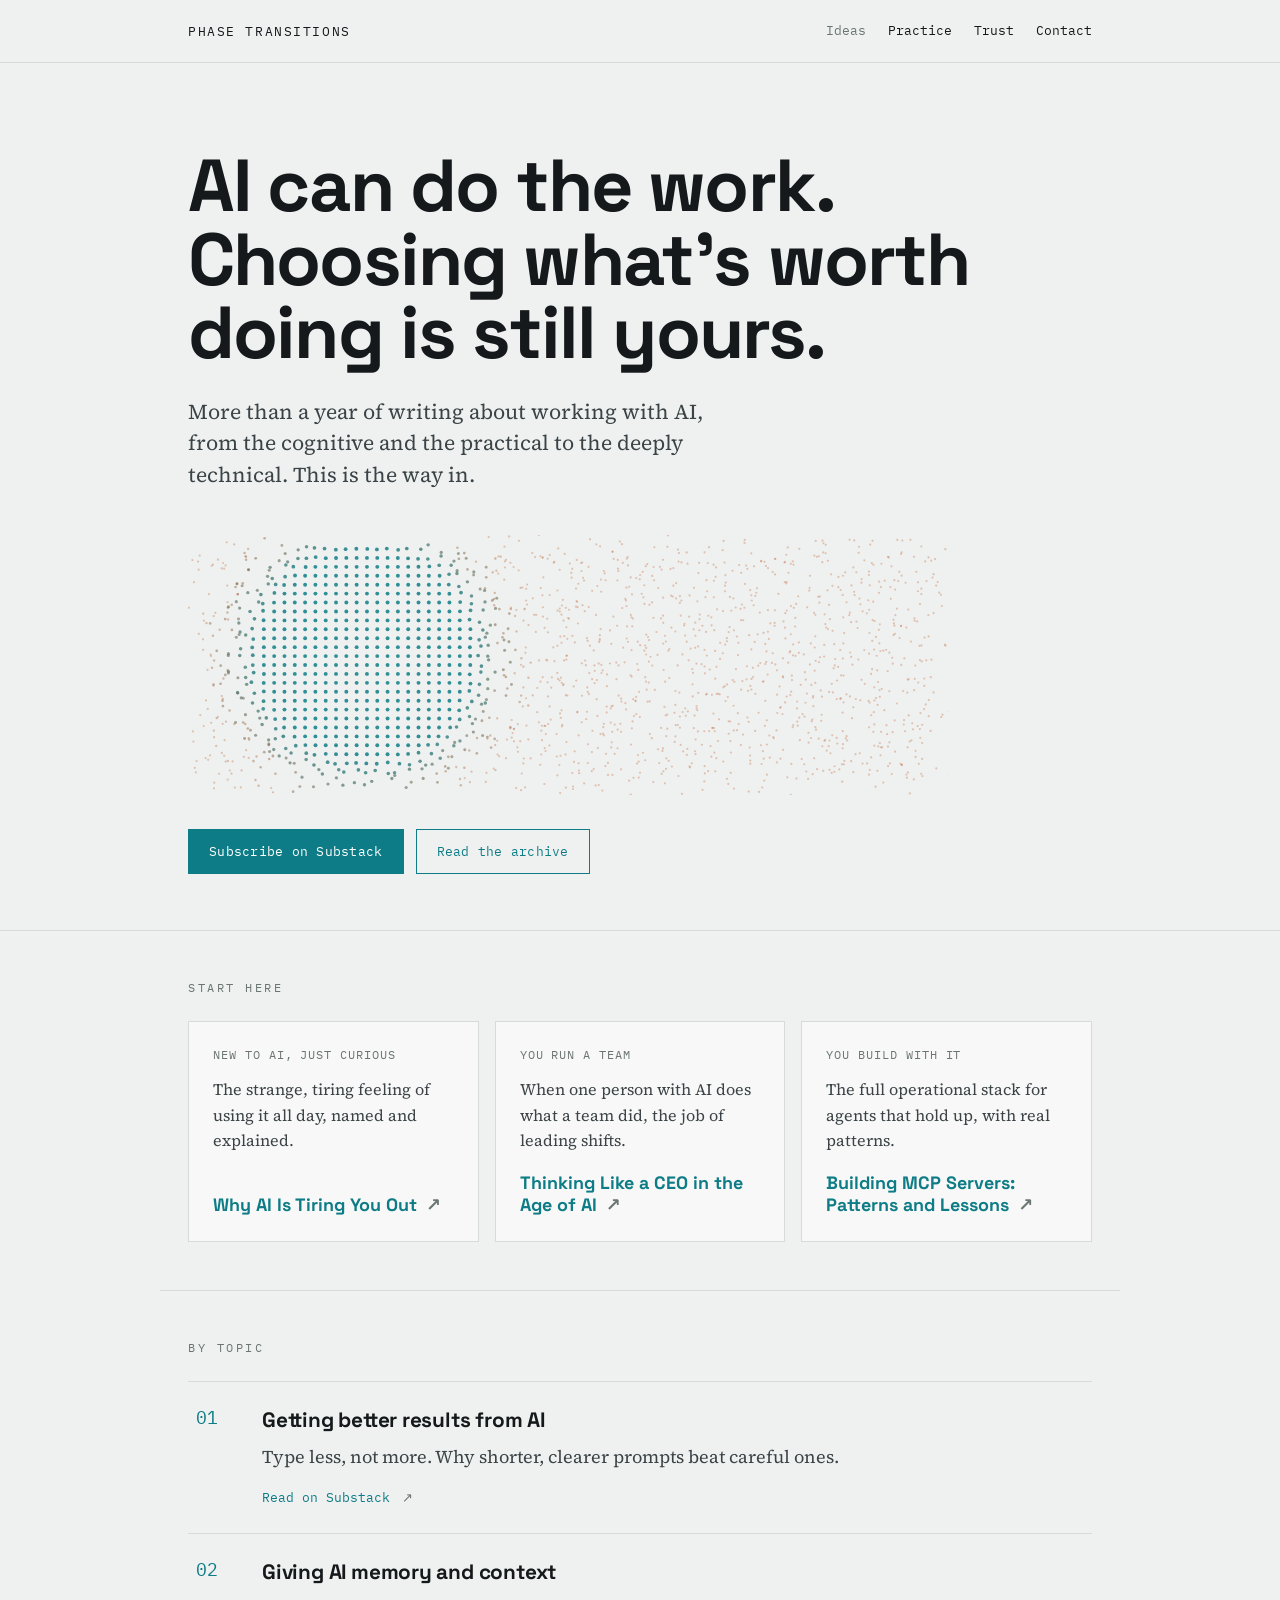
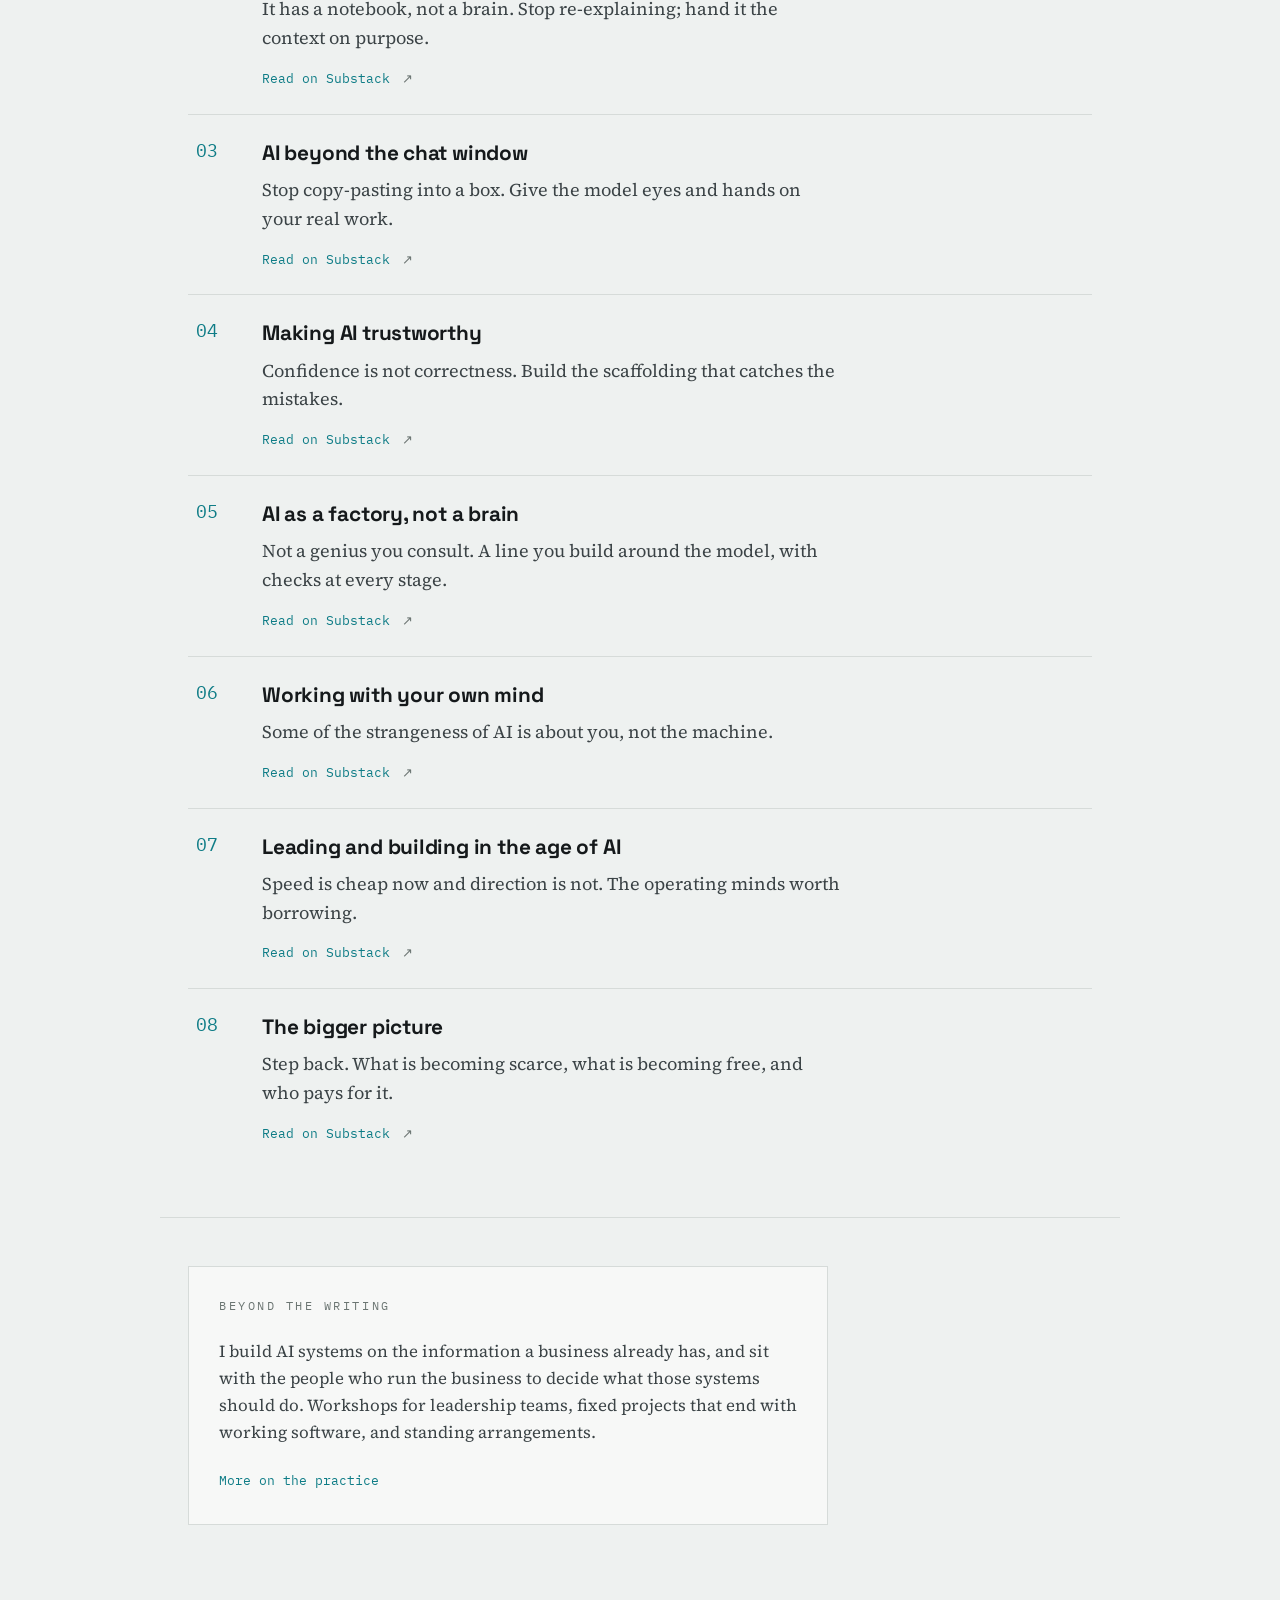
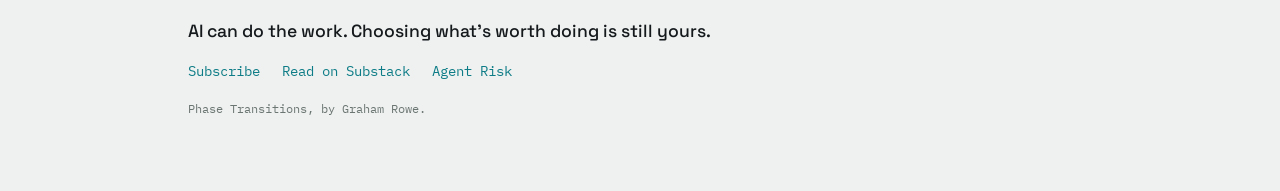
<file: docs/index.html>
<!doctype html>
<html lang="en">
<head>
  <meta charset="utf-8" />
  <meta name="viewport" content="width=device-width, initial-scale=1" />
  <title>Phase Transitions · ideas</title>
  <meta name="description" content="AI can do the work, but choosing what's worth doing is still yours. More than a year of writing about working with AI, from the cognitive and the practical to the deeply technical. A way into the Phase Transitions Substack." />
  <link rel="canonical" href="https://ideas.phasetransitions.ai/" />
  <meta name="robots" content="index,follow" />
  <meta name="color-scheme" content="light" />
  <meta name="theme-color" content="#eef1f0" />
  <link rel="icon" href="/favicon.svg" type="image/svg+xml" />
  <link rel="icon" type="image/png" sizes="32x32" href="/favicon-32.png" />
  <link rel="apple-touch-icon" href="/apple-touch-icon.png" />
  <meta property="og:type" content="website" />
  <meta property="og:site_name" content="Phase Transitions" />
  <meta property="og:title" content="Phase Transitions: Ideas" />
  <meta property="og:description" content="More than a year of writing about working with AI, from the cognitive to the deeply technical. A way into the Phase Transitions Substack." />
  <meta property="og:url" content="https://ideas.phasetransitions.ai/" />
  <meta property="og:image" content="https://ideas.phasetransitions.ai/og.png" />
  <meta property="og:image:type" content="image/png" />
  <meta property="og:image:width" content="1200" />
  <meta property="og:image:height" content="630" />
  <meta property="og:image:alt" content="Phase Transitions: AI can do the work. Choosing what's worth doing is still yours." />
  <meta name="twitter:card" content="summary_large_image" />
  <meta name="twitter:image:alt" content="Phase Transitions: AI can do the work. Choosing what's worth doing is still yours." />
  <meta name="twitter:title" content="Phase Transitions: Ideas" />
  <meta name="twitter:description" content="More than a year of writing about working with AI, from the cognitive to the deeply technical." />
  <meta name="twitter:image" content="https://ideas.phasetransitions.ai/og.png" />
  <link rel="preload" href="./fonts/space-grotesk-700.woff2" as="font" type="font/woff2" crossorigin />
  <link rel="stylesheet" href="./styles.css" />
  <script type="application/ld+json">
  {"@context":"https://schema.org","@type":"WebSite","name":"Phase Transitions","alternateName":"Phase Transitions Ideas","url":"https://ideas.phasetransitions.ai/","author":{"@type":"Person","name":"Graham Rowe"},"description":"Writing about working with AI, from the cognitive and the practical to the deeply technical."}
  </script>
</head>
<body>
  <header class="nav">
    <div class="wrap">
      <a class="brand" href="https://phasetransitions.ai">Phase Transitions</a>
      <nav class="nav-links">
        <a class="active" aria-current="page" href="https://ideas.phasetransitions.ai">Ideas</a>
        <a href="https://phasetransitions.ai">Practice</a>
        <a href="https://trust.phasetransitions.ai">Trust</a>
        <a href="https://phasetransitions.ai#contact">Contact</a>
      </nav>
    </div>
  </header>
  <header id="hero" class="hero">
    <div class="wrap">
      <h1 class="tagline">AI can do the work.<br />Choosing what's worth doing is still yours.</h1>
      <p class="lede">More than a year of writing about working with AI, from the cognitive and the practical to the deeply technical. This is the way in.</p>
      <figure class="signature">
        <canvas id="phase" role="img" aria-label="A lattice of points melting into disorder and crystallising back to order: a phase transition."></canvas>
        <noscript><img src="./dotfield.svg" alt="A field of points resolving from scattered to ordered: a phase transition." /></noscript>
      </figure>
      <div class="cta-row">
        <a id="subscribe" class="cta out" href="https://phasetransitionsai.substack.com/subscribe">Subscribe on Substack</a>
        <a class="cta ghost out" href="https://phasetransitionsai.substack.com">Read the archive</a>
      </div>
    </div>
  </header>

  <main>
    <section id="start-here" class="start wrap">
      <p class="label">Start here</p>
      <div class="cards">
        <a class="card out" href="https://phasetransitionsai.substack.com/p/why-ai-is-tiring-you-out">
          <span class="card-who">New to AI, just curious</span>
          <span class="card-gloss">The strange, tiring feeling of using it all day, named and explained.</span>
          <span class="card-piece">Why AI Is Tiring You Out <span class="go">&#8599;&#xFE0E;</span></span>
        </a>
        <a class="card out" href="https://phasetransitionsai.substack.com/p/thinking-like-a-ceo-in-the-age-of">
          <span class="card-who">You run a team</span>
          <span class="card-gloss">When one person with AI does what a team did, the job of leading shifts.</span>
          <span class="card-piece">Thinking Like a CEO in the Age of AI <span class="go">&#8599;&#xFE0E;</span></span>
        </a>
        <a class="card out" href="https://phasetransitionsai.substack.com/p/building-mcp-servers-patterns-and">
          <span class="card-who">You build with it</span>
          <span class="card-gloss">The full operational stack for agents that hold up, with real patterns.</span>
          <span class="card-piece">Building MCP Servers: Patterns and Lessons <span class="go">&#8599;&#xFE0E;</span></span>
        </a>
      </div>
    </section>

    <section id="topics" class="topics wrap">
      <p class="label">By topic</p>
      <ol class="topic-list">
        <li><a class="topic out" href="https://phasetransitionsai.substack.com/p/shorter-prompts-for-better-results"><span class="num">01</span><div class="topic-body"><h3>Getting better results from AI</h3><p>Type less, not more. Why shorter, clearer prompts beat careful ones.</p><span class="topic-go">Read on Substack <span class="go">&#8599;&#xFE0E;</span></span></div></a></li>
        <li><a class="topic out" href="https://phasetransitionsai.substack.com/p/your-ai-has-a-notebook-it-needs-a"><span class="num">02</span><div class="topic-body"><h3>Giving AI memory and context</h3><p>It has a notebook, not a brain. Stop re-explaining; hand it the context on purpose.</p><span class="topic-go">Read on Substack <span class="go">&#8599;&#xFE0E;</span></span></div></a></li>
        <li><a class="topic out" href="https://phasetransitionsai.substack.com/p/giving-ai-eyes-and-hands"><span class="num">03</span><div class="topic-body"><h3>AI beyond the chat window</h3><p>Stop copy-pasting into a box. Give the model eyes and hands on your real work.</p><span class="topic-go">Read on Substack <span class="go">&#8599;&#xFE0E;</span></span></div></a></li>
        <li><a class="topic out" href="https://phasetransitionsai.substack.com/p/holding-ai-accountable"><span class="num">04</span><div class="topic-body"><h3>Making AI trustworthy</h3><p>Confidence is not correctness. Build the scaffolding that catches the mistakes.</p><span class="topic-go">Read on Substack <span class="go">&#8599;&#xFE0E;</span></span></div></a></li>
        <li><a class="topic out" href="https://phasetransitionsai.substack.com/p/ai-as-a-factory-not-a-brain"><span class="num">05</span><div class="topic-body"><h3>AI as a factory, not a brain</h3><p>Not a genius you consult. A line you build around the model, with checks at every stage.</p><span class="topic-go">Read on Substack <span class="go">&#8599;&#xFE0E;</span></span></div></a></li>
        <li><a class="topic out" href="https://phasetransitionsai.substack.com/p/your-mind-has-parts-alignment-is"><span class="num">06</span><div class="topic-body"><h3>Working with your own mind</h3><p>Some of the strangeness of AI is about you, not the machine.</p><span class="topic-go">Read on Substack <span class="go">&#8599;&#xFE0E;</span></span></div></a></li>
        <li><a class="topic out" href="https://phasetransitionsai.substack.com/p/thinking-like-a-ceo-in-the-age-of"><span class="num">07</span><div class="topic-body"><h3>Leading and building in the age of AI</h3><p>Speed is cheap now and direction is not. The operating minds worth borrowing.</p><span class="topic-go">Read on Substack <span class="go">&#8599;&#xFE0E;</span></span></div></a></li>
        <li><a class="topic out" href="https://phasetransitionsai.substack.com/p/the-enclosure-of-the-commons"><span class="num">08</span><div class="topic-body"><h3>The bigger picture</h3><p>Step back. What is becoming scarce, what is becoming free, and who pays for it.</p><span class="topic-go">Read on Substack <span class="go">&#8599;&#xFE0E;</span></span></div></a></li>
      </ol>
    </section>

    <section id="practice" class="practice wrap">
      <div class="practice-panel">
        <p class="label">Beyond the writing</p>
        <p class="practice-body">I build AI systems on the information a business already has, and sit with the people who run the business to decide what those systems should do. Workshops for leadership teams, fixed projects that end with working software, and standing arrangements.</p>
        <a class="out practice-link" href="https://phasetransitions.ai">More on the practice</a>
      </div>
    </section>
  </main>

  <footer class="wrap">
    <p class="foot-tag">AI can do the work. Choosing what's worth doing is still yours.</p>
    <p class="foot-links">
      <a class="out" href="https://phasetransitionsai.substack.com/subscribe">Subscribe</a>
      <a class="out" href="https://phasetransitionsai.substack.com">Read on Substack</a>
      <a class="out" href="https://agentrisk.phasetransitions.ai">Agent Risk</a>
    </p>
    <p class="foot-meta">Phase Transitions, by Graham Rowe.</p>
  </footer>
  <script src="./phase.js" defer></script>
</body>
</html>
</file>
<file: docs/styles.css>
/* ideas.phasetransitions.ai — quiet scientific / emergence.
   Order from noise. Light lab paper, one cool accent, three type registers:
   Space Grotesk (headings), IBM Plex Mono (labels/coordinates), Source Serif 4 (prose). */

@font-face { font-family: "Space Grotesk"; src: url("./fonts/space-grotesk-500.woff2") format("woff2"); font-weight: 500; font-display: swap; }
@font-face { font-family: "Space Grotesk"; src: url("./fonts/space-grotesk-700.woff2") format("woff2"); font-weight: 700; font-display: swap; }
@font-face { font-family: "IBM Plex Mono"; src: url("./fonts/ibm-plex-mono-400.woff2") format("woff2"); font-weight: 400; font-display: swap; }
@font-face { font-family: "Source Serif 4"; src: url("./fonts/source-serif-4-400.woff2") format("woff2"); font-weight: 400; font-style: normal; font-display: swap; }
@font-face { font-family: "Source Serif 4"; src: url("./fonts/source-serif-4-400-italic.woff2") format("woff2"); font-weight: 400; font-style: italic; font-display: swap; }
@font-face { font-family: "Source Serif 4"; src: url("./fonts/source-serif-4-600.woff2") format("woff2"); font-weight: 600; font-style: normal; font-display: swap; }

:root {
  --paper: #eef1f0;
  --card: #f7f8f7;
  --ink: #15191b;
  --ink-soft: #3b4346;
  --phase: #0e7c86;
  --phase-deep: #0a5c64;
  --hover: #e7ebea;
  --muted: #6b7572;
  --rule: #d6dbd9;
  --grotesk: "Space Grotesk", system-ui, sans-serif;
  --mono: "IBM Plex Mono", ui-monospace, Menlo, monospace;
  --serif: "Source Serif 4", Georgia, serif;
}

* { box-sizing: border-box; }
html { -webkit-text-size-adjust: 100%; scroll-behavior: smooth; }
body {
  margin: 0;
  background: var(--paper);
  color: var(--ink);
  font-family: var(--serif);
  font-size: 18px;
  line-height: 1.6;
  -webkit-font-smoothing: antialiased;
}

.wrap { max-width: 960px; margin: 0 auto; padding: 0 28px; }

/* shared header nav */
.nav { border-bottom: 1px solid var(--rule); }
.nav .wrap { display: flex; align-items: center; justify-content: space-between; padding-top: 20px; padding-bottom: 20px; gap: 16px; flex-wrap: wrap; }
.brand { font-family: var(--mono); font-size: 0.82rem; letter-spacing: 0.12em; text-transform: uppercase; color: var(--ink); transition: color 0.15s; }
.brand:hover { color: var(--phase-deep); }
.nav-links { display: flex; gap: 22px; }
.nav-links a { font-family: var(--mono); font-size: 0.82rem; color: var(--ink); border-bottom: 1px solid transparent; transition: border-color 0.15s, color 0.15s; }
.nav-links a:hover { color: var(--phase-deep); border-color: var(--phase); }
.nav-links a.active { color: var(--muted); }
.nav-links a.active:hover { color: var(--muted); border-color: transparent; }

/* labels / eyebrows */
.label {
  font-family: var(--mono);
  font-size: 0.72rem;
  letter-spacing: 0.22em;
  text-transform: uppercase;
  color: var(--muted);
  margin: 0 0 18px;
}
.num { font-family: var(--mono); color: var(--phase); }

a { color: var(--phase); text-decoration: none; }
:focus-visible { outline: 2px solid var(--phase); outline-offset: 3px; }

/* One selection model: every selectable item is a whole-block link that highlights on hover. */
a.card, a.topic { color: var(--ink); transition: background 0.15s, border-color 0.15s; }
a.topic:hover { background: var(--hover); }
a.card:hover { background: var(--hover); border-color: var(--muted); }
.go { color: var(--muted); transition: color 0.15s; padding-left: 4px; }
a.card:hover .go, a.topic:hover .go { color: var(--phase-deep); }

/* Inline / standalone text links (reading, not selecting). */
.practice-link, .foot-links a { border-bottom: 1px solid transparent; transition: border-color 0.15s, color 0.15s; }
.practice-link:hover, .foot-links a:hover { border-color: var(--phase); color: var(--phase-deep); }

/* ---- hero ---- */
.hero { padding: 86px 0 56px; border-bottom: 1px solid var(--rule); }
.hero .eyebrow {
  font-family: var(--mono); font-size: 0.78rem; letter-spacing: 0.24em;
  text-transform: uppercase; color: var(--muted); margin: 0 0 26px;
}
.hero .eyebrow .dot { color: var(--phase); padding: 0 4px; }
.tagline {
  font-family: var(--grotesk); font-weight: 700;
  font-size: clamp(2.5rem, 7vw, 4.6rem); line-height: 1.0; letter-spacing: -0.025em;
  margin: 0; color: var(--ink);
}
.lede { font-size: clamp(1.1rem, 2vw, 1.32rem); line-height: 1.5; color: var(--ink-soft); max-width: 50ch; margin: 26px 0 0; }
.signature { margin: 44px 0 8px; }
.signature canvas, .signature img { display: block; width: 100%; max-width: 760px; height: auto; aspect-ratio: 760 / 260; }
/* On a phone held upright the wide band crushes the lattice; give the canvas a taller
   shape so the re-tiled 36×54 field (see phase.js) breathes. Portrait phones only;
   landscape and tablet/laptop keep the wide band. */
@media (orientation: portrait) and (max-width: 600px) {
  .signature canvas { aspect-ratio: 3 / 4; }
}
.cta-row { display: flex; flex-wrap: wrap; gap: 12px; margin-top: 34px; }
.cta {
  font-family: var(--mono); font-size: 0.82rem; letter-spacing: 0.02em;
  padding: 11px 20px; background: var(--phase); color: #fff; border: 1px solid var(--phase);
  border-bottom-color: var(--phase);
}
.cta:hover { background: var(--phase-deep); border-color: var(--phase-deep); color: #fff; }
.cta.ghost { background: transparent; color: var(--phase); }
.cta.ghost:hover { background: transparent; color: var(--phase-deep); border-color: var(--phase-deep); }

/* ---- section rhythm ---- */
/* Sections also carry .wrap (padding: 0 28px), which outranks `main section` on
   specificity. Set vertical padding with `main section.wrap` so it actually applies. */
main section { border-bottom: 1px solid var(--rule); }
main section.wrap { padding-top: 48px; padding-bottom: 48px; }
.label { margin-bottom: 24px; }

/* start here cards */
.cards { display: grid; grid-template-columns: repeat(3, 1fr); gap: 16px; }
a.card { background: var(--card); border: 1px solid var(--rule); padding: 24px; display: flex; flex-direction: column; }
.card-who { display: block; font-family: var(--mono); font-size: 0.74rem; letter-spacing: 0.08em; text-transform: uppercase; color: var(--muted); margin: 0 0 12px; }
.card-gloss { display: block; font-size: 1.0rem; color: var(--ink-soft); margin: 0 0 18px; flex: 1; }
.card-piece { display: block; font-family: var(--grotesk); font-weight: 700; font-size: 1.12rem; line-height: 1.25; color: var(--phase); }
a.card:hover .card-piece { color: var(--phase-deep); }

/* topics */
.topic-list { list-style: none; padding: 0; margin: 0; }
.topic-list li { border-top: 1px solid var(--rule); }
a.topic { display: grid; grid-template-columns: 48px 1fr; gap: 18px; padding: 22px 8px; }
.topic-body h3 { font-family: var(--grotesk); font-weight: 700; font-size: 1.3rem; letter-spacing: -0.01em; margin: 0 0 6px; }
.topic-body p { margin: 0 0 10px; color: var(--ink-soft); max-width: 58ch; }
.topic-go { font-family: var(--mono); font-size: 0.82rem; color: var(--phase); }
a.topic:hover .topic-go { color: var(--phase-deep); }

/* practice (secondary) */
#practice { border-bottom: none; }
.practice-panel { background: var(--card); border: 1px solid var(--rule); padding: 30px; max-width: 640px; }
.practice-body { font-size: 1.05rem; color: var(--ink-soft); margin: 0 0 18px; }
.practice-link { font-family: var(--mono); font-size: 0.82rem; }

/* footer */
footer.wrap { padding-top: 44px; padding-bottom: 72px; }
.foot-tag { font-family: var(--grotesk); font-weight: 500; font-size: 1.1rem; margin: 0 0 16px; }
.foot-links { display: flex; gap: 22px; margin: 0 0 16px; }
.foot-links a { font-family: var(--mono); font-size: 0.85rem; }
.foot-meta { font-family: var(--mono); font-size: 0.78rem; color: var(--muted); margin: 0; }

/* ---- responsive ---- */
@media (max-width: 720px) {
  .cards { grid-template-columns: 1fr; }
}
@media (prefers-reduced-motion: reduce) { html { scroll-behavior: auto; } }
</file>
